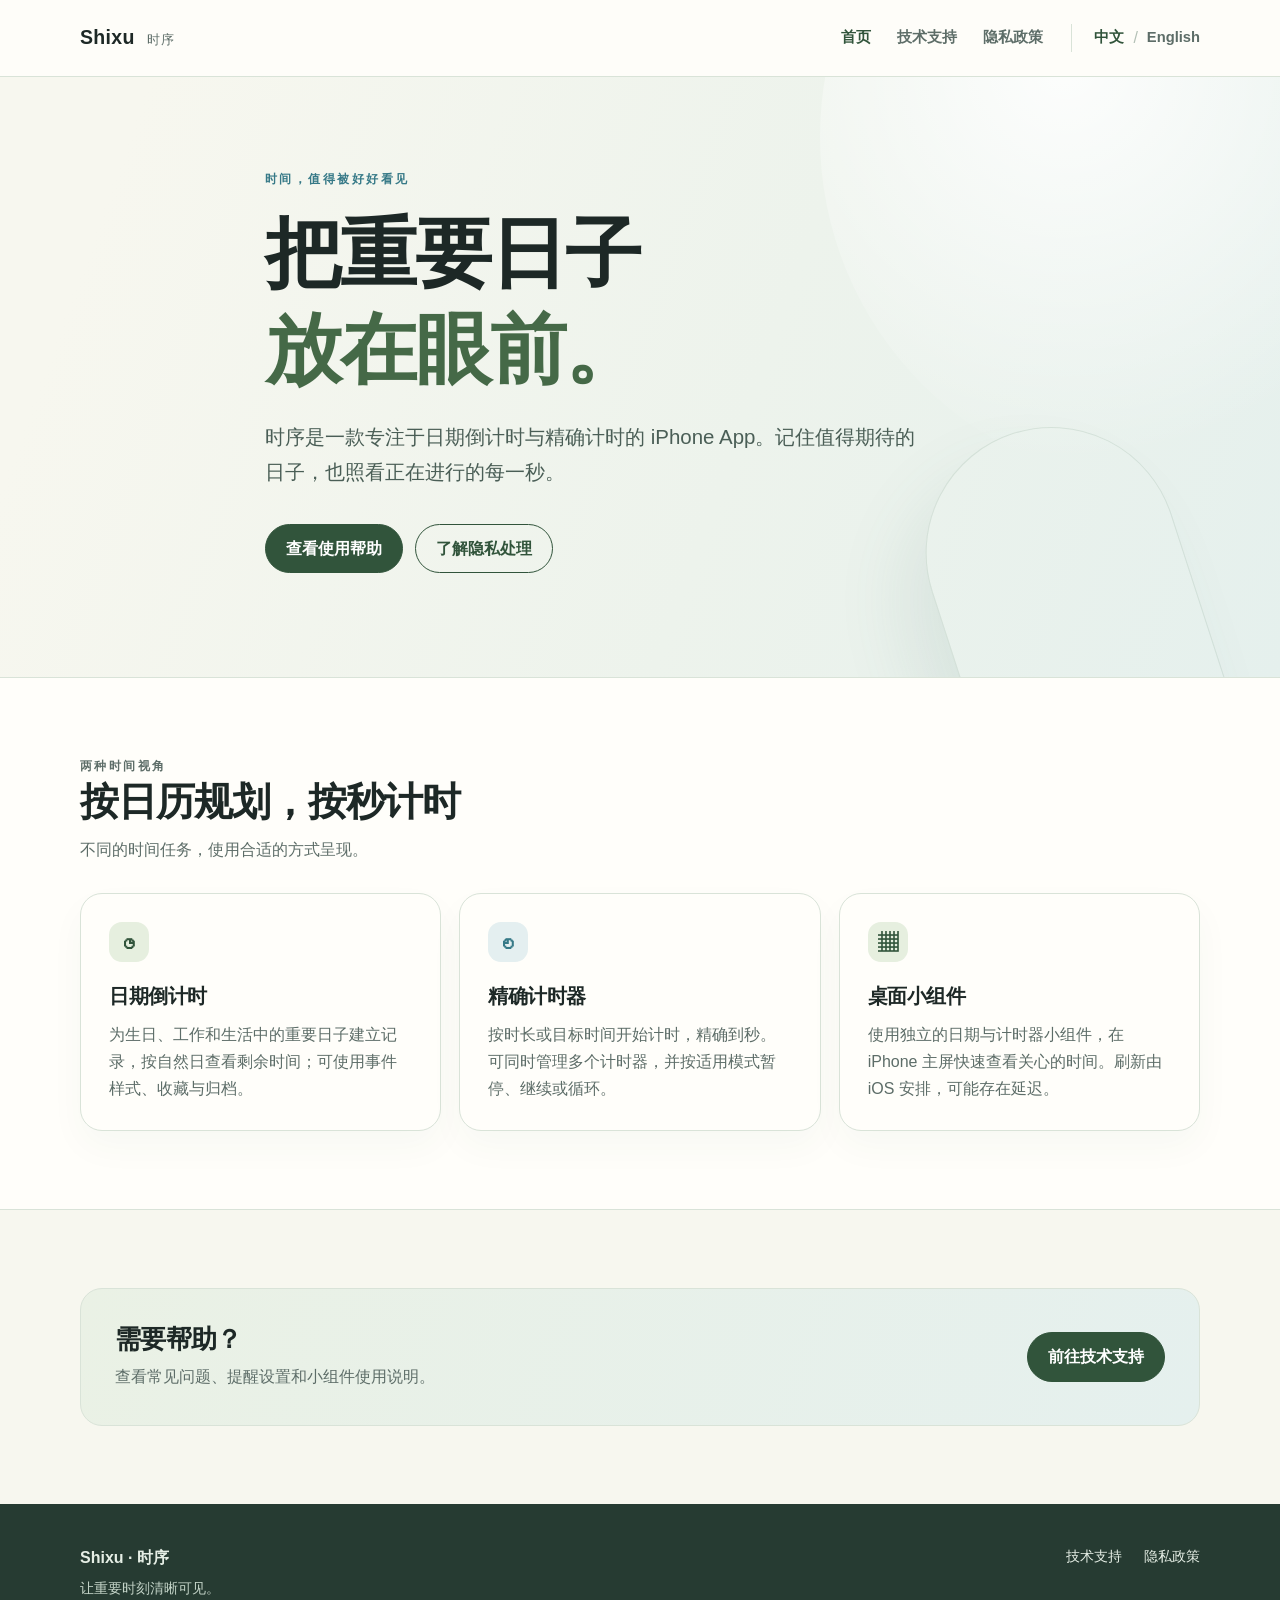
<file: index.html>
<!doctype html>
<html lang="zh-CN">
<head>
  <meta charset="utf-8">
  <meta name="viewport" content="width=device-width, initial-scale=1">
  <meta name="description" content="时序是一款 iPhone 日期倒计时与精确计时器 App，提供日期和计时器小组件。">
  
  <meta name="theme-color" content="#f7f7ef">
  <title>时序 Shixu｜日期倒计时与精确计时</title>
  <link rel="icon" href="data:,">
  <link rel="stylesheet" href="assets/css/site.css">
</head>
<body>
<a class="skip" href="#main">跳转到正文</a>
<header class="topbar"><div class="shell"><a class="brand" href="./">Shixu <span>时序</span></a><nav class="nav" aria-label="主导航"><a href="./" aria-current="page">首页</a><a href="support/">技术支持</a><a href="privacy/">隐私政策</a></nav><nav class="lang" aria-label="语言切换"><a href="./" aria-current="page">中文</a><span class="divider">/</span><a href="en/" lang="en-US">English</a></nav></div></header>
<main id="main"><section class="hero"><div class="shell hero-inner"><p class="eyebrow">时间，值得被好好看见</p><h1>把重要日子<br><span>放在眼前。</span></h1><p class="lede">时序是一款专注于日期倒计时与精确计时的 iPhone App。记住值得期待的日子，也照看正在进行的每一秒。</p><div class="actions"><a class="button" href="support/">查看使用帮助</a><a class="button secondary" href="privacy/">了解隐私处理</a></div></div></section><section class="section alt"><div class="shell"><div class="section-head"><p class="eyebrow">两种时间视角</p><h2>按日历规划，按秒计时</h2><p>不同的时间任务，使用合适的方式呈现。</p></div><div class="grid"><div class="card"><div class="icon" aria-hidden="true">◷</div><h3>日期倒计时</h3><p>为生日、工作和生活中的重要日子建立记录，按自然日查看剩余时间；可使用事件样式、收藏与归档。</p></div><div class="card"><div class="icon sea" aria-hidden="true">◴</div><h3>精确计时器</h3><p>按时长或目标时间开始计时，精确到秒。可同时管理多个计时器，并按适用模式暂停、继续或循环。</p></div><div class="card"><div class="icon" aria-hidden="true">▦</div><h3>桌面小组件</h3><p>使用独立的日期与计时器小组件，在 iPhone 主屏快速查看关心的时间。刷新由 iOS 安排，可能存在延迟。</p></div></div></div></section><section class="section"><div class="shell"><div class="cta"><div><h2>需要帮助？</h2><p>查看常见问题、提醒设置和小组件使用说明。</p></div><a class="button" href="support/">前往技术支持</a></div></div></section></main>
<footer class="footer"><div class="shell"><div><strong>Shixu · 时序</strong><p>让重要时刻清晰可见。</p></div><nav class="footer-links" aria-label="页脚导航"><a href="support/">技术支持</a><a href="privacy/">隐私政策</a></nav></div></footer>
</body>
</html>
</file>
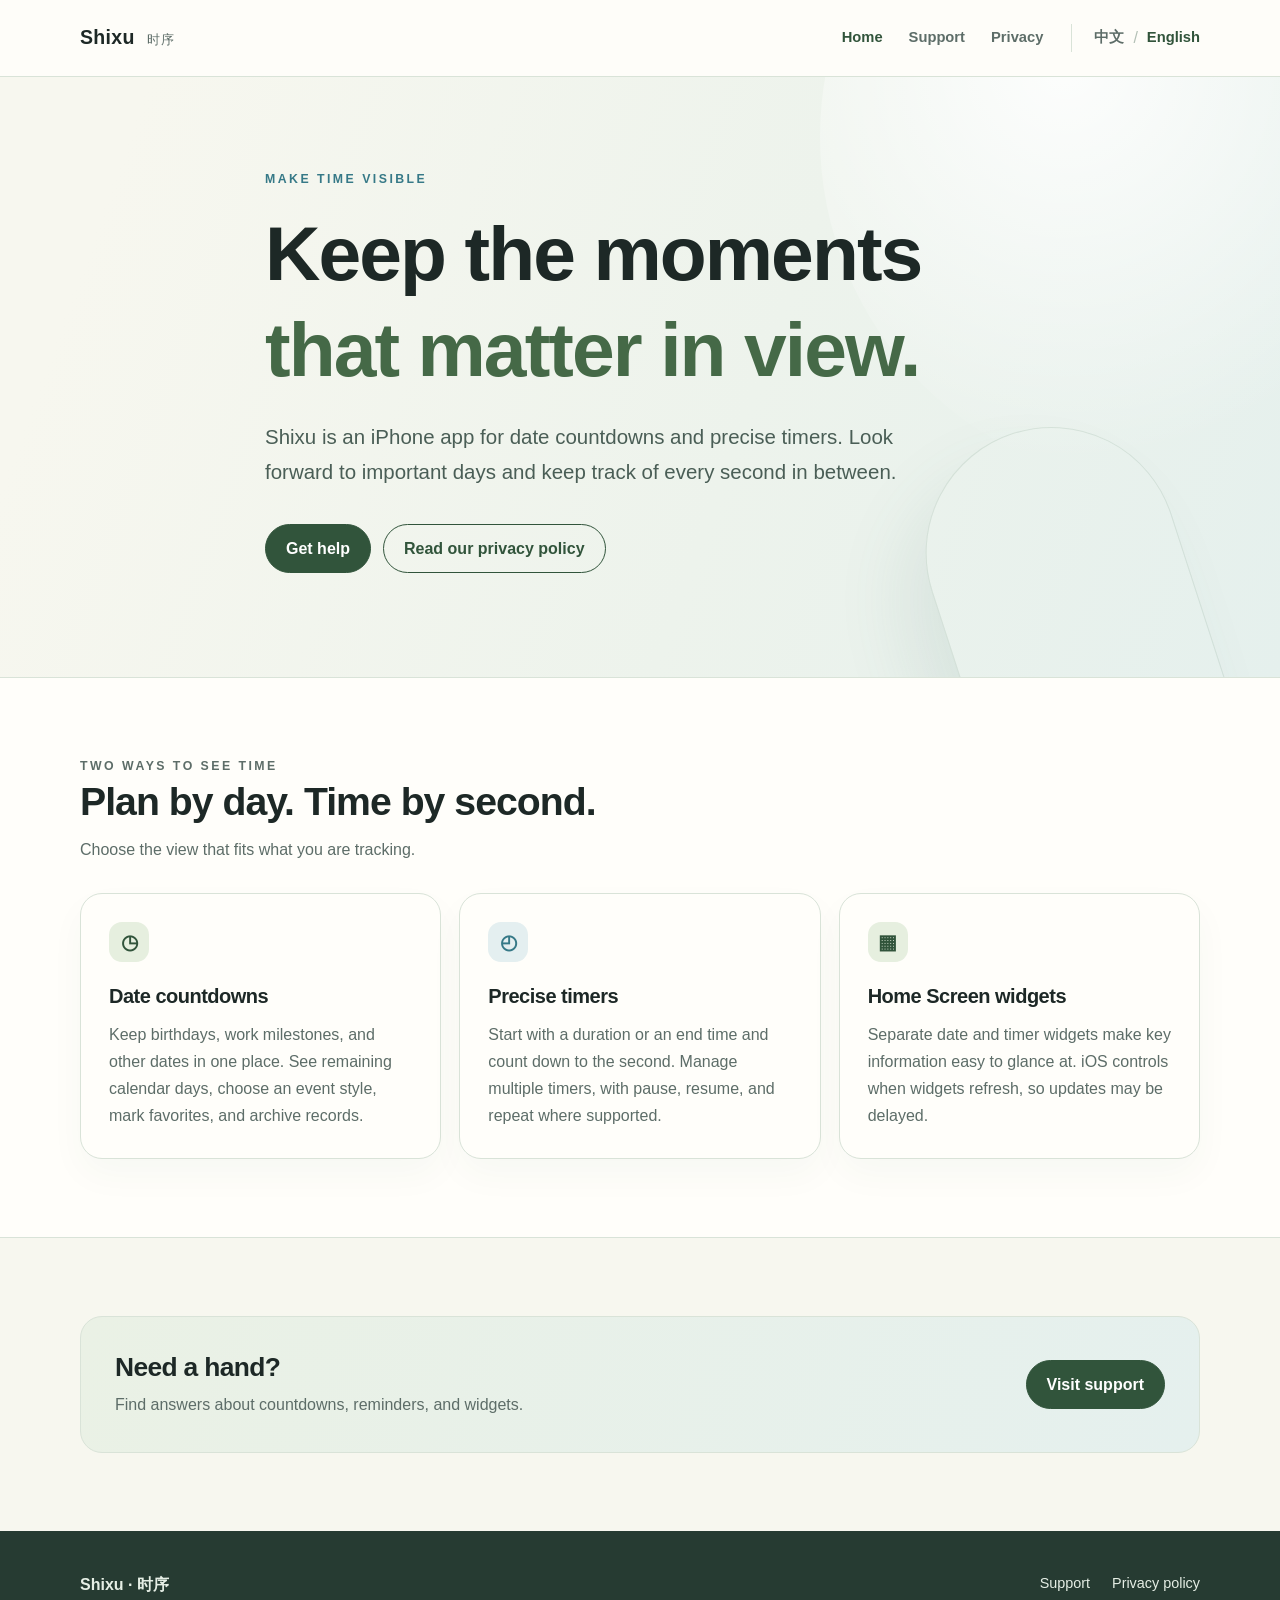
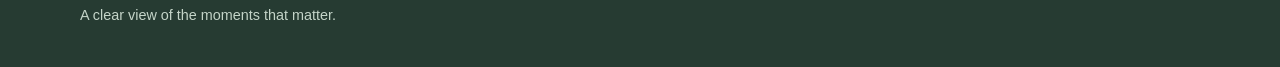
<file: en/index.html>
<!doctype html>
<html lang="en-US">
<head>
  <meta charset="utf-8">
  <meta name="viewport" content="width=device-width, initial-scale=1">
  <meta name="description" content="Shixu is an iPhone app for date countdowns, precise timers, and Home Screen widgets.">
  
  <meta name="theme-color" content="#f7f7ef">
  <title>Shixu | Date Countdowns & Precise Timers</title>
  <link rel="icon" href="data:,">
  <link rel="stylesheet" href="../assets/css/site.css">
</head>
<body>
<a class="skip" href="#main">Skip to content</a>
<header class="topbar"><div class="shell"><a class="brand" href="../en/">Shixu <span>时序</span></a><nav class="nav" aria-label="Main navigation"><a href="../en/" aria-current="page">Home</a><a href="../en/support/">Support</a><a href="../en/privacy/">Privacy</a></nav><nav class="lang" aria-label="Language"><a href="../" lang="zh-CN">中文</a><span class="divider">/</span><a href="../en/" aria-current="page">English</a></nav></div></header>
<main id="main"><section class="hero"><div class="shell hero-inner"><p class="eyebrow">Make time visible</p><h1>Keep the moments<br><span>that matter in view.</span></h1><p class="lede">Shixu is an iPhone app for date countdowns and precise timers. Look forward to important days and keep track of every second in between.</p><div class="actions"><a class="button" href="support/">Get help</a><a class="button secondary" href="privacy/">Read our privacy policy</a></div></div></section><section class="section alt"><div class="shell"><div class="section-head"><p class="eyebrow">Two ways to see time</p><h2>Plan by day. Time by second.</h2><p>Choose the view that fits what you are tracking.</p></div><div class="grid"><div class="card"><div class="icon" aria-hidden="true">◷</div><h3>Date countdowns</h3><p>Keep birthdays, work milestones, and other dates in one place. See remaining calendar days, choose an event style, mark favorites, and archive records.</p></div><div class="card"><div class="icon sea" aria-hidden="true">◴</div><h3>Precise timers</h3><p>Start with a duration or an end time and count down to the second. Manage multiple timers, with pause, resume, and repeat where supported.</p></div><div class="card"><div class="icon" aria-hidden="true">▦</div><h3>Home Screen widgets</h3><p>Separate date and timer widgets make key information easy to glance at. iOS controls when widgets refresh, so updates may be delayed.</p></div></div></div></section><section class="section"><div class="shell"><div class="cta"><div><h2>Need a hand?</h2><p>Find answers about countdowns, reminders, and widgets.</p></div><a class="button" href="support/">Visit support</a></div></div></section></main>
<footer class="footer"><div class="shell"><div><strong>Shixu · 时序</strong><p>A clear view of the moments that matter.</p></div><nav class="footer-links" aria-label="Footer navigation"><a href="../en/support/">Support</a><a href="../en/privacy/">Privacy policy</a></nav></div></footer>
</body>
</html>
</file>
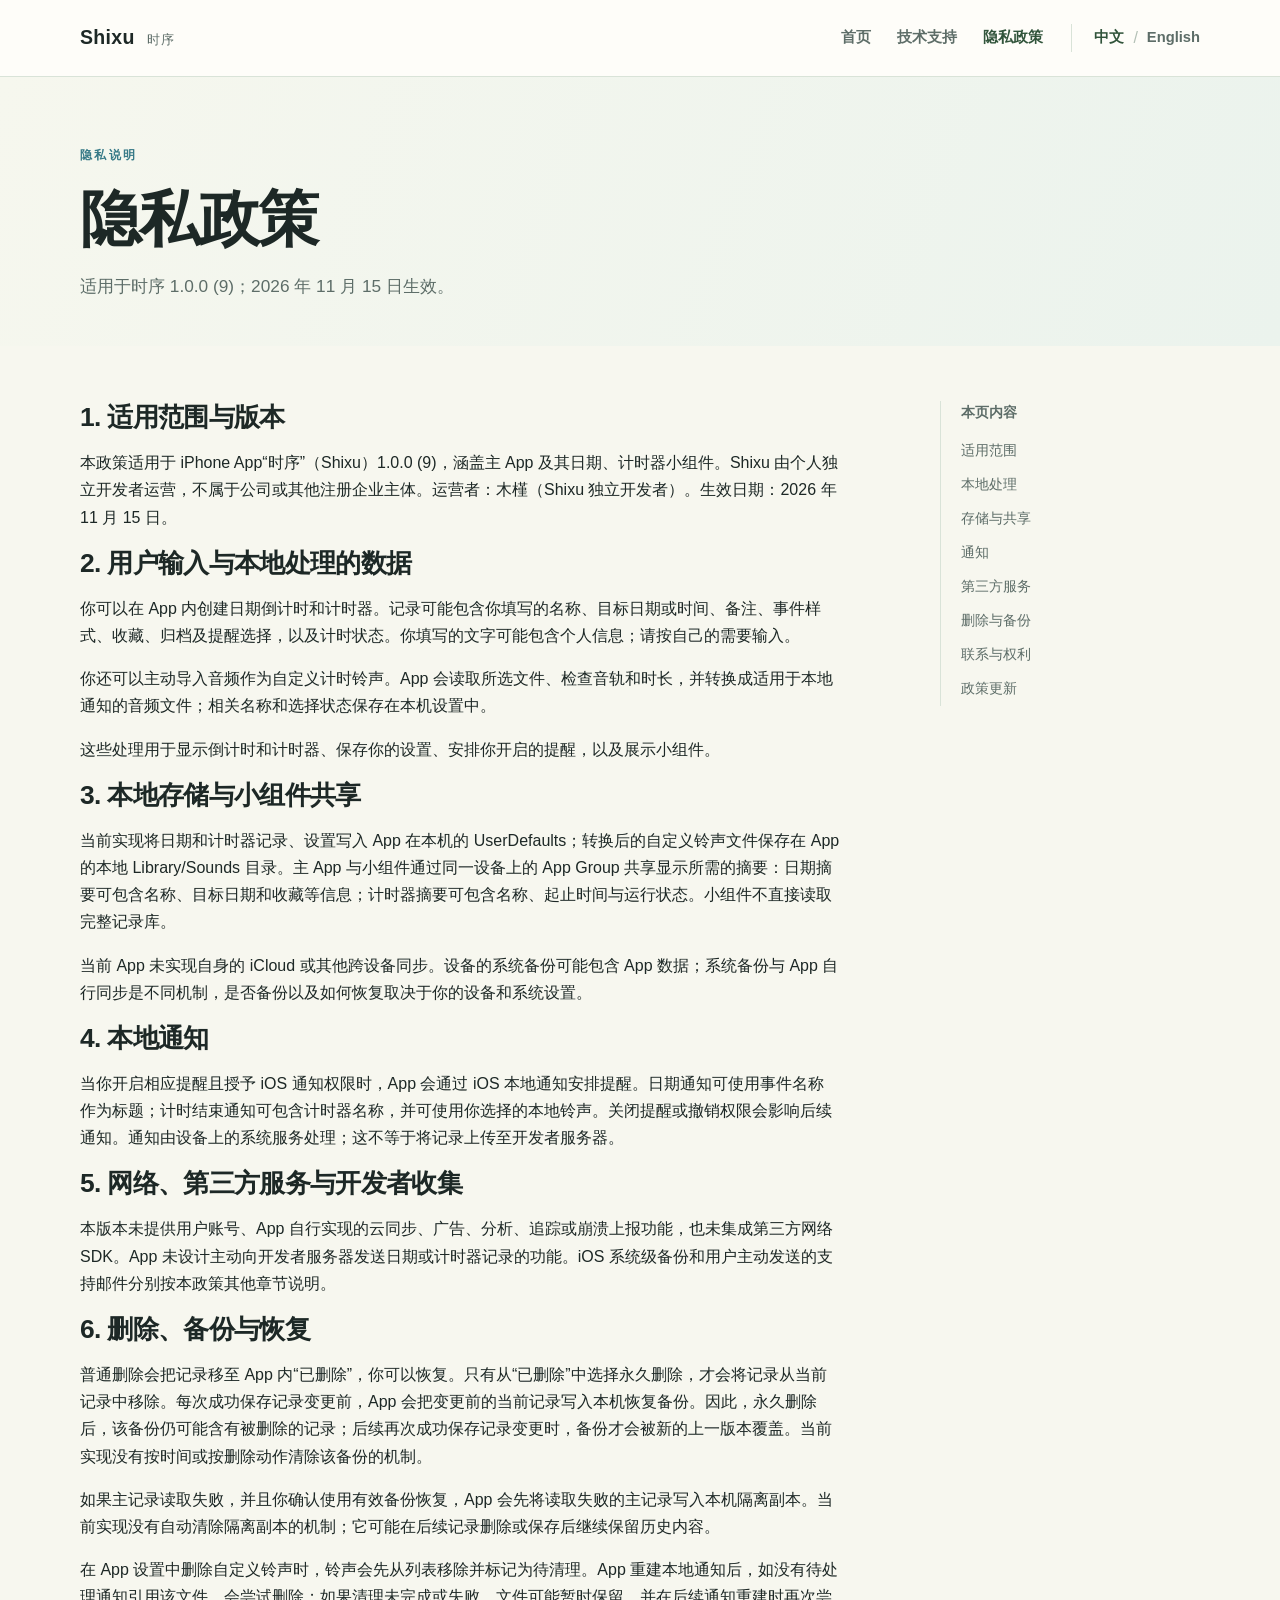
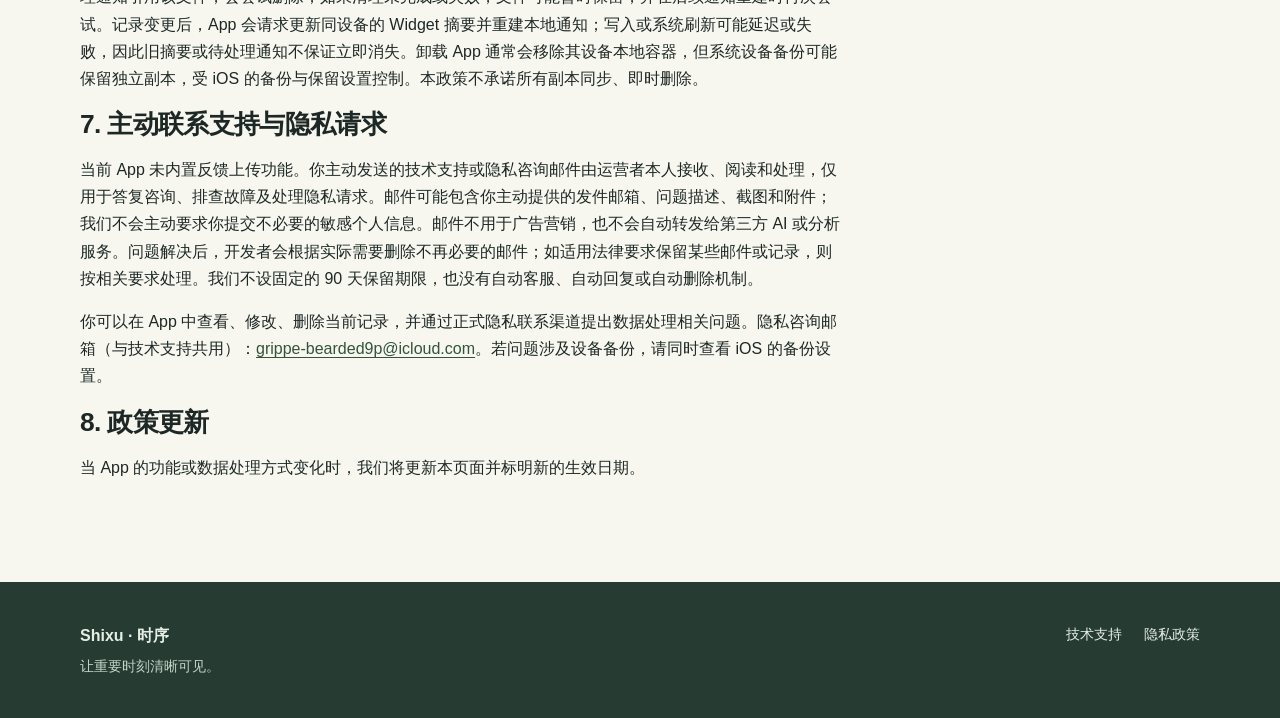
<file: privacy/index.html>
<!doctype html>
<html lang="zh-CN">
<head>
  <meta charset="utf-8">
  <meta name="viewport" content="width=device-width, initial-scale=1">
  <meta name="description" content="时序隐私政策，说明数据存储、小组件共享、本地通知和删除行为。">
  
  <meta name="theme-color" content="#f7f7ef">
  <title>隐私政策｜时序 Shixu</title>
  <link rel="icon" href="data:,">
  <link rel="stylesheet" href="../assets/css/site.css">
</head>
<body>
<a class="skip" href="#main">跳转到正文</a>
<header class="topbar"><div class="shell"><a class="brand" href="../">Shixu <span>时序</span></a><nav class="nav" aria-label="主导航"><a href="../">首页</a><a href="../support/">技术支持</a><a href="../privacy/" aria-current="page">隐私政策</a></nav><nav class="lang" aria-label="语言切换"><a href="../privacy/" aria-current="page">中文</a><span class="divider">/</span><a href="../en/privacy/" lang="en-US">English</a></nav></div></header>
<main id="main"><header class="page-head"><div class="shell"><p class="eyebrow">隐私说明</p><h1>隐私政策</h1><p>适用于时序 1.0.0 (9)；2026 年 11 月 15 日生效。</p></div></header><div class="shell content-layout"><article class="prose"><section id="scope"><h2>1. 适用范围与版本</h2><p>本政策适用于 iPhone App“时序”（Shixu）1.0.0 (9)，涵盖主 App 及其日期、计时器小组件。Shixu 由个人独立开发者运营，不属于公司或其他注册企业主体。运营者：<span data-operator-name>木槿（Shixu 独立开发者）</span>。生效日期：2026 年 11 月 15 日。</p></section>
<section id="data"><h2>2. 用户输入与本地处理的数据</h2><p>你可以在 App 内创建日期倒计时和计时器。记录可能包含你填写的名称、目标日期或时间、备注、事件样式、收藏、归档及提醒选择，以及计时状态。你填写的文字可能包含个人信息；请按自己的需要输入。</p><p>你还可以主动导入音频作为自定义计时铃声。App 会读取所选文件、检查音轨和时长，并转换成适用于本地通知的音频文件；相关名称和选择状态保存在本机设置中。</p><p>这些处理用于显示倒计时和计时器、保存你的设置、安排你开启的提醒，以及展示小组件。</p></section>
<section id="storage"><h2>3. 本地存储与小组件共享</h2><p>当前实现将日期和计时器记录、设置写入 App 在本机的 UserDefaults；转换后的自定义铃声文件保存在 App 的本地 Library/Sounds 目录。主 App 与小组件通过同一设备上的 App Group 共享显示所需的摘要：日期摘要可包含名称、目标日期和收藏等信息；计时器摘要可包含名称、起止时间与运行状态。小组件不直接读取完整记录库。</p><p>当前 App 未实现自身的 iCloud 或其他跨设备同步。设备的系统备份可能包含 App 数据；系统备份与 App 自行同步是不同机制，是否备份以及如何恢复取决于你的设备和系统设置。</p></section>
<section id="notifications"><h2>4. 本地通知</h2><p>当你开启相应提醒且授予 iOS 通知权限时，App 会通过 iOS 本地通知安排提醒。日期通知可使用事件名称作为标题；计时结束通知可包含计时器名称，并可使用你选择的本地铃声。关闭提醒或撤销权限会影响后续通知。通知由设备上的系统服务处理；这不等于将记录上传至开发者服务器。</p></section>
<section id="services"><h2>5. 网络、第三方服务与开发者收集</h2><p>本版本未提供用户账号、App 自行实现的云同步、广告、分析、追踪或崩溃上报功能，也未集成第三方网络 SDK。App 未设计主动向开发者服务器发送日期或计时器记录的功能。iOS 系统级备份和用户主动发送的支持邮件分别按本政策其他章节说明。</p></section>
<section id="deletion"><h2>6. 删除、备份与恢复</h2><p>普通删除会把记录移至 App 内“已删除”，你可以恢复。只有从“已删除”中选择永久删除，才会将记录从当前记录中移除。每次成功保存记录变更前，App 会把变更前的当前记录写入本机恢复备份。因此，永久删除后，该备份仍可能含有被删除的记录；后续再次成功保存记录变更时，备份才会被新的上一版本覆盖。当前实现没有按时间或按删除动作清除该备份的机制。</p><p>如果主记录读取失败，并且你确认使用有效备份恢复，App 会先将读取失败的主记录写入本机隔离副本。当前实现没有自动清除隔离副本的机制；它可能在后续记录删除或保存后继续保留历史内容。</p><p>在 App 设置中删除自定义铃声时，铃声会先从列表移除并标记为待清理。App 重建本地通知后，如没有待处理通知引用该文件，会尝试删除；如果清理未完成或失败，文件可能暂时保留，并在后续通知重建时再次尝试。记录变更后，App 会请求更新同设备的 Widget 摘要并重建本地通知；写入或系统刷新可能延迟或失败，因此旧摘要或待处理通知不保证立即消失。卸载 App 通常会移除其设备本地容器，但系统设备备份可能保留独立副本，受 iOS 的备份与保留设置控制。本政策不承诺所有副本同步、即时删除。</p></section>
<section id="contact"><h2>7. 主动联系支持与隐私请求</h2><p>当前 App 未内置反馈上传功能。你主动发送的技术支持或隐私咨询邮件由运营者本人接收、阅读和处理，仅用于答复咨询、排查故障及处理隐私请求。邮件可能包含你主动提供的发件邮箱、问题描述、截图和附件；我们不会主动要求你提交不必要的敏感个人信息。邮件不用于广告营销，也不会自动转发给第三方 AI 或分析服务。问题解决后，开发者会根据实际需要删除不再必要的邮件；如适用法律要求保留某些邮件或记录，则按相关要求处理。我们不设固定的 90 天保留期限，也没有自动客服、自动回复或自动删除机制。</p><p>你可以在 App 中查看、修改、删除当前记录，并通过正式隐私联系渠道提出数据处理相关问题。隐私咨询邮箱（与技术支持共用）：<a href="mailto:grippe-bearded9p@icloud.com">grippe-bearded9p@icloud.com</a>。若问题涉及设备备份，请同时查看 iOS 的备份设置。</p></section>
<section id="updates"><h2>8. 政策更新</h2><p>当 App 的功能或数据处理方式变化时，我们将更新本页面并标明新的生效日期。</p></section></article><nav class="toc" aria-label="本页内容"><strong>本页内容</strong><a href="#scope">适用范围</a><a href="#data">本地处理</a><a href="#storage">存储与共享</a><a href="#notifications">通知</a><a href="#services">第三方服务</a><a href="#deletion">删除与备份</a><a href="#contact">联系与权利</a><a href="#updates">政策更新</a></nav></div></main>
<footer class="footer"><div class="shell"><div><strong>Shixu · 时序</strong><p>让重要时刻清晰可见。</p></div><nav class="footer-links" aria-label="页脚导航"><a href="../support/">技术支持</a><a href="../privacy/">隐私政策</a></nav></div></footer>
</body>
</html>
</file>
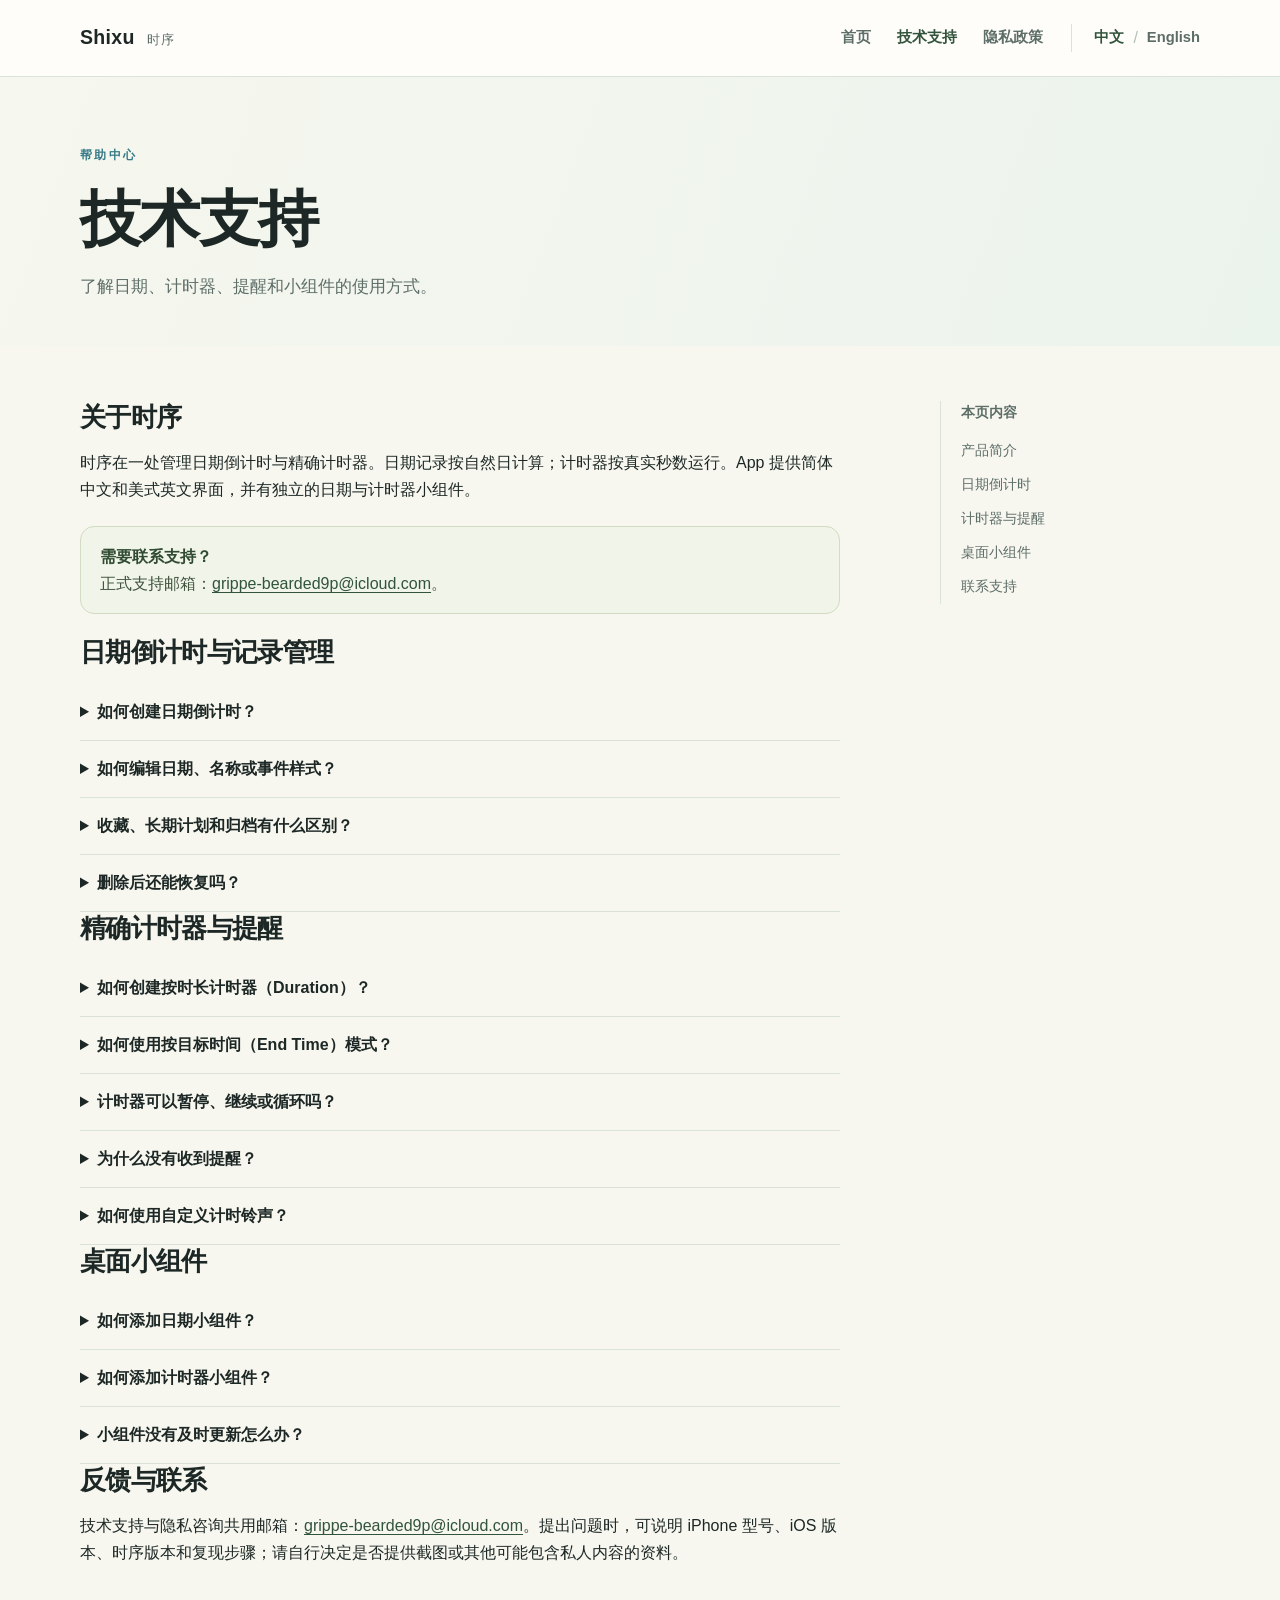
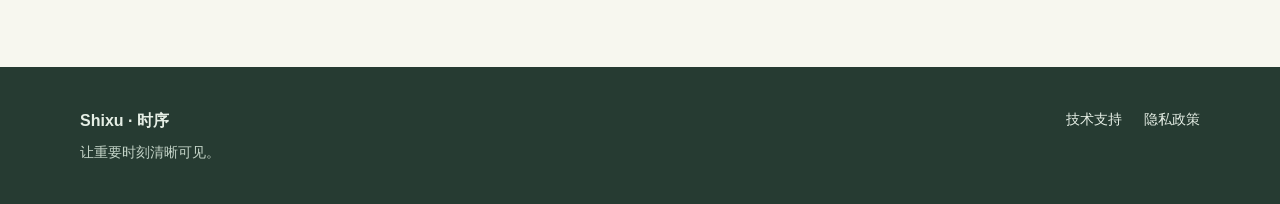
<file: support/index.html>
<!doctype html>
<html lang="zh-CN">
<head>
  <meta charset="utf-8">
  <meta name="viewport" content="width=device-width, initial-scale=1">
  <meta name="description" content="时序技术支持：日期倒计时、精确计时器、提醒和桌面小组件常见问题。">
  
  <meta name="theme-color" content="#f7f7ef">
  <title>技术支持｜时序 Shixu</title>
  <link rel="icon" href="data:,">
  <link rel="stylesheet" href="../assets/css/site.css">
</head>
<body>
<a class="skip" href="#main">跳转到正文</a>
<header class="topbar"><div class="shell"><a class="brand" href="../">Shixu <span>时序</span></a><nav class="nav" aria-label="主导航"><a href="../">首页</a><a href="../support/" aria-current="page">技术支持</a><a href="../privacy/">隐私政策</a></nav><nav class="lang" aria-label="语言切换"><a href="../support/" aria-current="page">中文</a><span class="divider">/</span><a href="../en/support/" lang="en-US">English</a></nav></div></header>
<main id="main"><header class="page-head"><div class="shell"><p class="eyebrow">帮助中心</p><h1>技术支持</h1><p>了解日期、计时器、提醒和小组件的使用方式。</p></div></header><div class="shell content-layout"><article class="prose"><section id="overview"><h2>关于时序</h2><p>时序在一处管理日期倒计时与精确计时器。日期记录按自然日计算；计时器按真实秒数运行。App 提供简体中文和美式英文界面，并有独立的日期与计时器小组件。</p><div class="notice"><strong>需要联系支持？</strong><br>正式支持邮箱：<a href="mailto:grippe-bearded9p@icloud.com">grippe-bearded9p@icloud.com</a>。</div></section><section id="dates"><h2>日期倒计时与记录管理</h2><details><summary>如何创建日期倒计时？</summary><p>在首页选择新增日期记录，输入名称和目标日期，再按需填写备注、选择事件样式与提醒。保存后，剩余天数按日历自然日计算；“明天”显示 1 天，即使距离目标时刻不足 24 小时。</p></details><details><summary>如何编辑日期、名称或事件样式？</summary><p>打开已有日期记录，进入编辑后修改名称、目标日期、备注或事件样式，再保存。事件样式用于区分生日、健康、工作等主题的图标与颜色，不改变倒计时的计算规则。</p></details><details><summary>收藏、长期计划和归档有什么区别？</summary><p>收藏便于筛选与优先显示在日期小组件中。较远的日期可能按设置进入“长期计划”；到期日期可按设置留在首页或进入“已到期”。手动归档的日期可在归档中查看和恢复。</p></details><details><summary>删除后还能恢复吗？</summary><p>普通删除会把日期记录或计时器移到“已删除”，可从那里恢复。只有在“已删除”中选择永久删除，才会将其从当前记录移除。有关本地恢复备份的保留边界，请参阅隐私政策。</p></details></section><section id="timers"><h2>精确计时器与提醒</h2><details><summary>如何创建按时长计时器（Duration）？</summary><p>进入“计时器”，新增计时器并选择“按时长”，设置所需时长后开始。计时按真实秒数运行；离开 App 不会使计时停止。支持同时保存和管理多个计时器。</p></details><details><summary>如何使用按目标时间（End Time）模式？</summary><p>新增计时器时选择“按目标时间”，设定未来的结束时间后开始。成功开始后，记录会保留创建时的模式；若要改用另一种模式，请新建计时器。</p></details><details><summary>计时器可以暂停、继续或循环吗？</summary><p>按时长计时和循环目标时间计时可暂停与继续；继续时结束时刻会随冻结的剩余时长后移。非循环的目标时间计时保持固定目标，不提供暂停或继续，可选择停止或编辑。循环计时需在创建或编辑时启用适用的循环选项。</p></details><details><summary>为什么没有收到提醒？</summary><p>检查“设置”的总提醒开关、记录自己的提醒开关，以及 iOS 对“时序”的通知权限。日期提醒安排在目标日当地时间 09:00，超过该时间开启不会补发；计时器须处于适用的运行状态，且结束时刻仍在未来。通知的实际呈现还受 iOS 设置影响。</p></details><details><summary>如何使用自定义计时铃声？</summary><p>在“设置”中导入音频文件并选用作计时结束通知铃声。支持 MP3、AAC/M4A、WAV 和 CAF，单段须少于 30 秒且包含有效音轨，最多保存 5 个。自定义铃声只用于计时器结束通知，不改变日期提醒声音。</p></details></section><section id="widgets"><h2>桌面小组件</h2><details><summary>如何添加日期小组件？</summary><p>在 iPhone 主屏打开系统“小组件图库”，查找“时序”，选择小号日期小组件。它最多显示 3 条仍在进行中的日期倒计时；收藏项目优先进入候选，点按可打开 App 首页。</p></details><details><summary>如何添加计时器小组件？</summary><p>在同一“小组件图库”中选择小号计时器小组件。它一次显示 1 个计时器；点按可打开对应计时器详情。小组件只读，不能直接暂停、继续或停止计时器。</p></details><details><summary>小组件没有及时更新怎么办？</summary><p>先打开时序查看记录当前状态，确认记录仍符合显示条件，再返回主屏。App 会请求刷新小组件，但最终更新时间由 iOS 安排；跨日、计时状态变化和循环跨轮可能出现延迟。若仍未显示，可尝试移除后重新添加小组件。</p></details></section><section id="contact"><h2>反馈与联系</h2><p>技术支持与隐私咨询共用邮箱：<a href="mailto:grippe-bearded9p@icloud.com">grippe-bearded9p@icloud.com</a>。提出问题时，可说明 iPhone 型号、iOS 版本、时序版本和复现步骤；请自行决定是否提供截图或其他可能包含私人内容的资料。</p></section></article><nav class="toc" aria-label="本页内容"><strong>本页内容</strong><a href="#overview">产品简介</a><a href="#dates">日期倒计时</a><a href="#timers">计时器与提醒</a><a href="#widgets">桌面小组件</a><a href="#contact">联系支持</a></nav></div></main>
<footer class="footer"><div class="shell"><div><strong>Shixu · 时序</strong><p>让重要时刻清晰可见。</p></div><nav class="footer-links" aria-label="页脚导航"><a href="../support/">技术支持</a><a href="../privacy/">隐私政策</a></nav></div></footer>
</body>
</html>
</file>
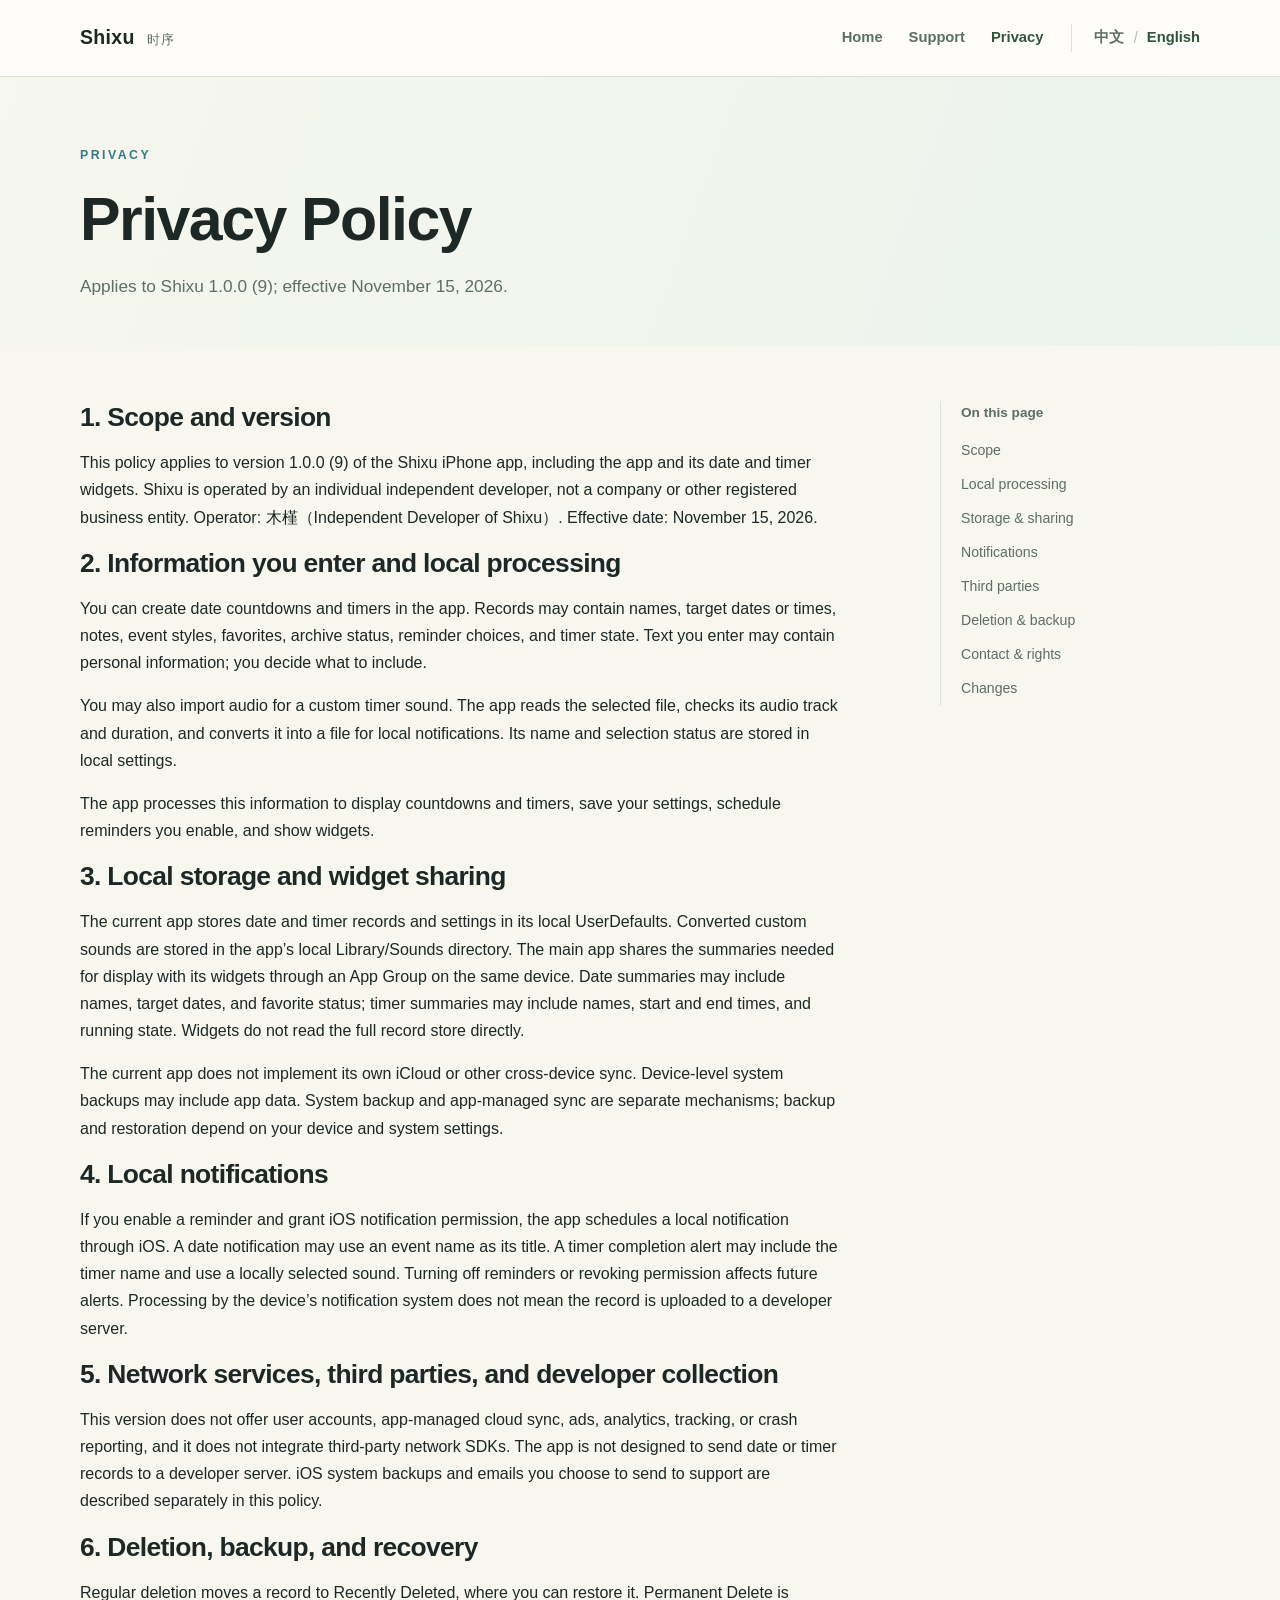
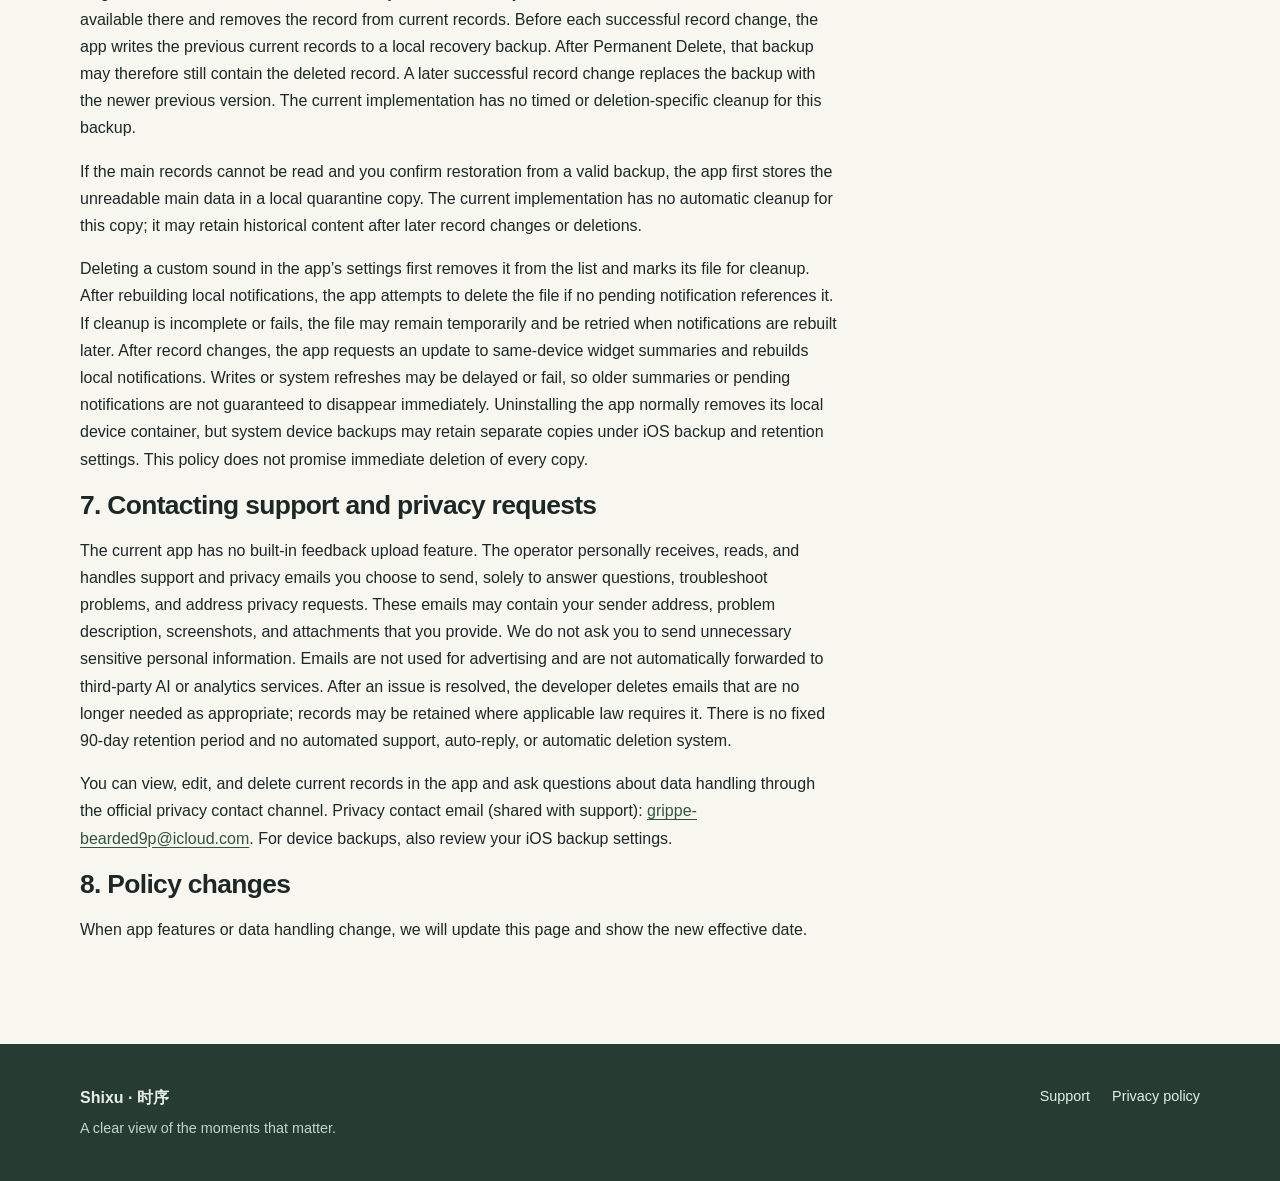
<file: en/privacy/index.html>
<!doctype html>
<html lang="en-US">
<head>
  <meta charset="utf-8">
  <meta name="viewport" content="width=device-width, initial-scale=1">
  <meta name="description" content="Shixu privacy policy covering data storage, widgets, notifications, and deletion.">
  
  <meta name="theme-color" content="#f7f7ef">
  <title>Privacy Policy | Shixu</title>
  <link rel="icon" href="data:,">
  <link rel="stylesheet" href="../../assets/css/site.css">
</head>
<body>
<a class="skip" href="#main">Skip to content</a>
<header class="topbar"><div class="shell"><a class="brand" href="../../en/">Shixu <span>时序</span></a><nav class="nav" aria-label="Main navigation"><a href="../../en/">Home</a><a href="../../en/support/">Support</a><a href="../../en/privacy/" aria-current="page">Privacy</a></nav><nav class="lang" aria-label="Language"><a href="../../privacy/" lang="zh-CN">中文</a><span class="divider">/</span><a href="../../en/privacy/" aria-current="page">English</a></nav></div></header>
<main id="main"><header class="page-head"><div class="shell"><p class="eyebrow">Privacy</p><h1>Privacy Policy</h1><p>Applies to Shixu 1.0.0 (9); effective November 15, 2026.</p></div></header><div class="shell content-layout"><article class="prose"><section id="scope"><h2>1. Scope and version</h2><p>This policy applies to version 1.0.0 (9) of the Shixu iPhone app, including the app and its date and timer widgets. Shixu is operated by an individual independent developer, not a company or other registered business entity. Operator: <span data-operator-name>木槿（Independent Developer of Shixu）</span>. Effective date: November 15, 2026.</p></section>
<section id="data"><h2>2. Information you enter and local processing</h2><p>You can create date countdowns and timers in the app. Records may contain names, target dates or times, notes, event styles, favorites, archive status, reminder choices, and timer state. Text you enter may contain personal information; you decide what to include.</p><p>You may also import audio for a custom timer sound. The app reads the selected file, checks its audio track and duration, and converts it into a file for local notifications. Its name and selection status are stored in local settings.</p><p>The app processes this information to display countdowns and timers, save your settings, schedule reminders you enable, and show widgets.</p></section>
<section id="storage"><h2>3. Local storage and widget sharing</h2><p>The current app stores date and timer records and settings in its local UserDefaults. Converted custom sounds are stored in the app’s local Library/Sounds directory. The main app shares the summaries needed for display with its widgets through an App Group on the same device. Date summaries may include names, target dates, and favorite status; timer summaries may include names, start and end times, and running state. Widgets do not read the full record store directly.</p><p>The current app does not implement its own iCloud or other cross-device sync. Device-level system backups may include app data. System backup and app-managed sync are separate mechanisms; backup and restoration depend on your device and system settings.</p></section>
<section id="notifications"><h2>4. Local notifications</h2><p>If you enable a reminder and grant iOS notification permission, the app schedules a local notification through iOS. A date notification may use an event name as its title. A timer completion alert may include the timer name and use a locally selected sound. Turning off reminders or revoking permission affects future alerts. Processing by the device’s notification system does not mean the record is uploaded to a developer server.</p></section>
<section id="services"><h2>5. Network services, third parties, and developer collection</h2><p>This version does not offer user accounts, app-managed cloud sync, ads, analytics, tracking, or crash reporting, and it does not integrate third-party network SDKs. The app is not designed to send date or timer records to a developer server. iOS system backups and emails you choose to send to support are described separately in this policy.</p></section>
<section id="deletion"><h2>6. Deletion, backup, and recovery</h2><p>Regular deletion moves a record to Recently Deleted, where you can restore it. Permanent Delete is available there and removes the record from current records. Before each successful record change, the app writes the previous current records to a local recovery backup. After Permanent Delete, that backup may therefore still contain the deleted record. A later successful record change replaces the backup with the newer previous version. The current implementation has no timed or deletion-specific cleanup for this backup.</p><p>If the main records cannot be read and you confirm restoration from a valid backup, the app first stores the unreadable main data in a local quarantine copy. The current implementation has no automatic cleanup for this copy; it may retain historical content after later record changes or deletions.</p><p>Deleting a custom sound in the app’s settings first removes it from the list and marks its file for cleanup. After rebuilding local notifications, the app attempts to delete the file if no pending notification references it. If cleanup is incomplete or fails, the file may remain temporarily and be retried when notifications are rebuilt later. After record changes, the app requests an update to same-device widget summaries and rebuilds local notifications. Writes or system refreshes may be delayed or fail, so older summaries or pending notifications are not guaranteed to disappear immediately. Uninstalling the app normally removes its local device container, but system device backups may retain separate copies under iOS backup and retention settings. This policy does not promise immediate deletion of every copy.</p></section>
<section id="contact"><h2>7. Contacting support and privacy requests</h2><p>The current app has no built-in feedback upload feature. The operator personally receives, reads, and handles support and privacy emails you choose to send, solely to answer questions, troubleshoot problems, and address privacy requests. These emails may contain your sender address, problem description, screenshots, and attachments that you provide. We do not ask you to send unnecessary sensitive personal information. Emails are not used for advertising and are not automatically forwarded to third-party AI or analytics services. After an issue is resolved, the developer deletes emails that are no longer needed as appropriate; records may be retained where applicable law requires it. There is no fixed 90-day retention period and no automated support, auto-reply, or automatic deletion system.</p><p>You can view, edit, and delete current records in the app and ask questions about data handling through the official privacy contact channel. Privacy contact email (shared with support): <a href="mailto:grippe-bearded9p@icloud.com">grippe-bearded9p@icloud.com</a>. For device backups, also review your iOS backup settings.</p></section>
<section id="updates"><h2>8. Policy changes</h2><p>When app features or data handling change, we will update this page and show the new effective date.</p></section></article><nav class="toc" aria-label="On this page"><strong>On this page</strong><a href="#scope">Scope</a><a href="#data">Local processing</a><a href="#storage">Storage & sharing</a><a href="#notifications">Notifications</a><a href="#services">Third parties</a><a href="#deletion">Deletion & backup</a><a href="#contact">Contact & rights</a><a href="#updates">Changes</a></nav></div></main>
<footer class="footer"><div class="shell"><div><strong>Shixu · 时序</strong><p>A clear view of the moments that matter.</p></div><nav class="footer-links" aria-label="Footer navigation"><a href="../../en/support/">Support</a><a href="../../en/privacy/">Privacy policy</a></nav></div></footer>
</body>
</html>
</file>
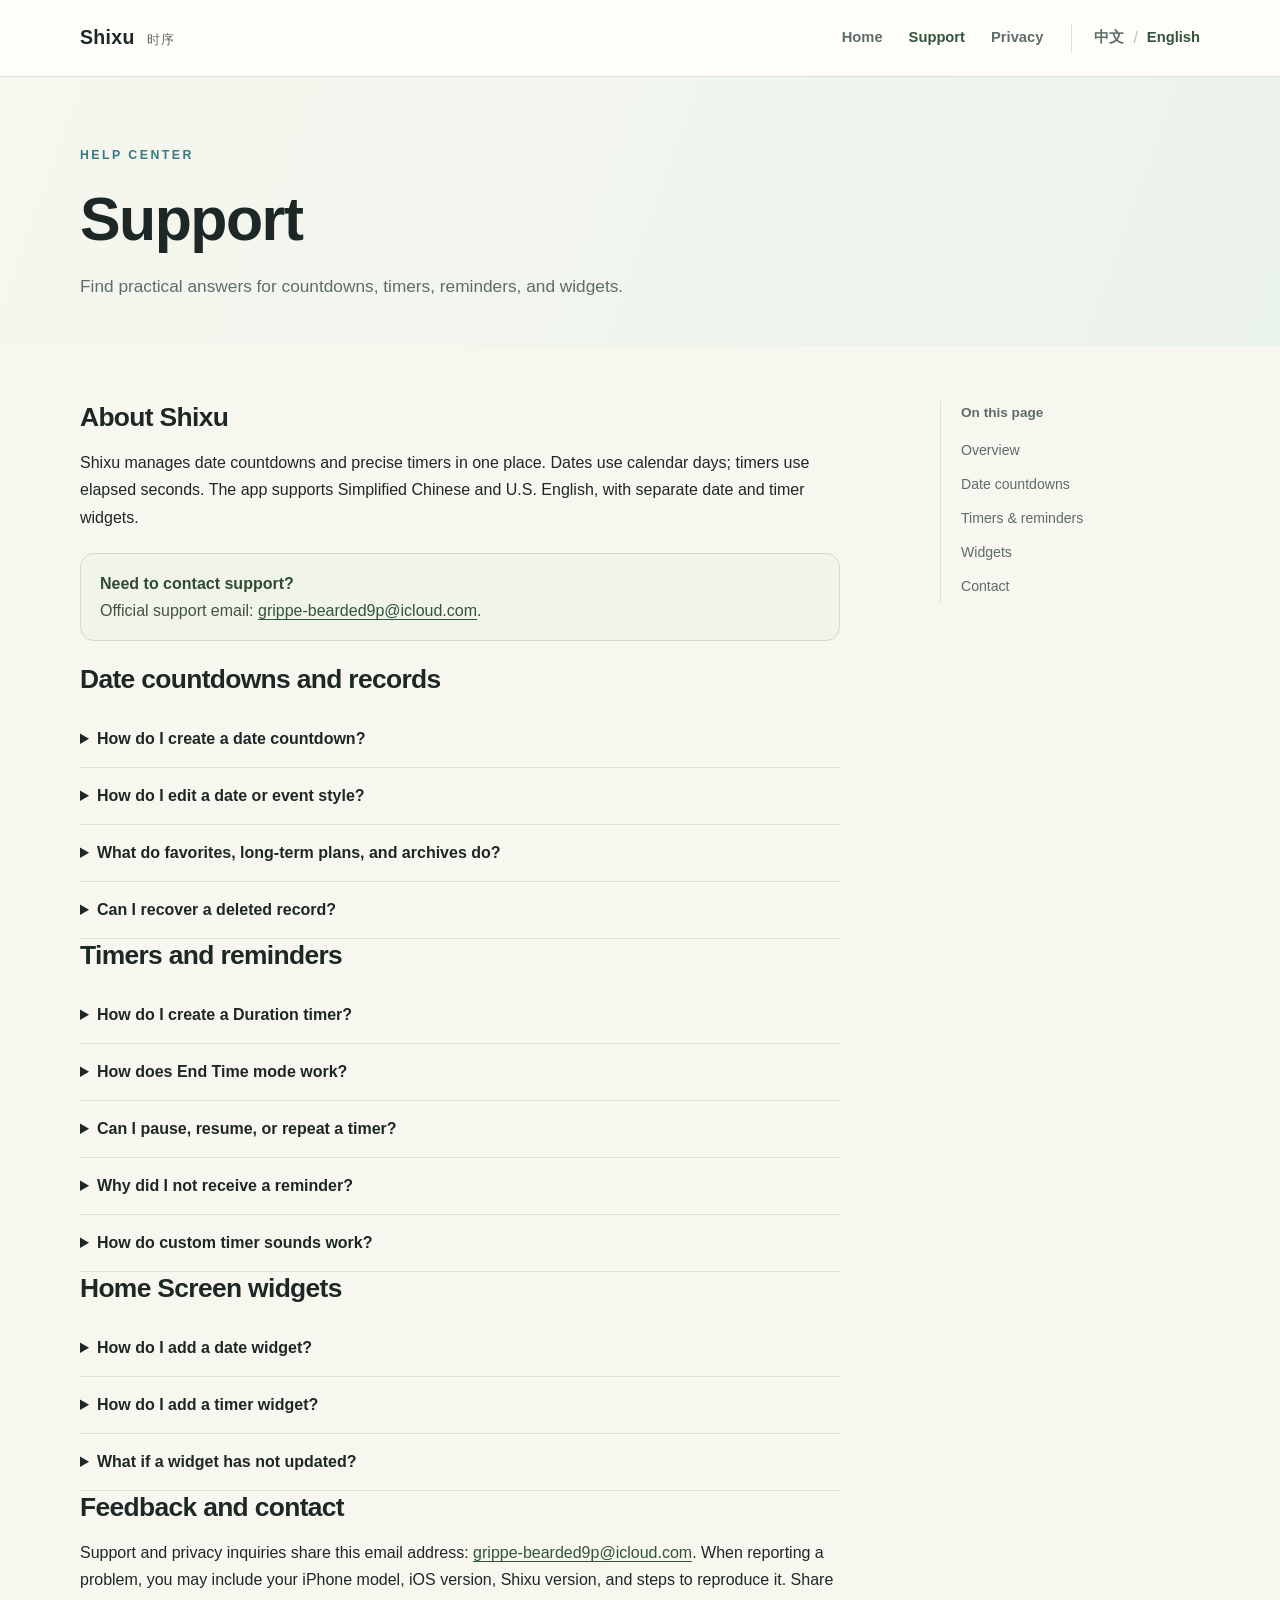
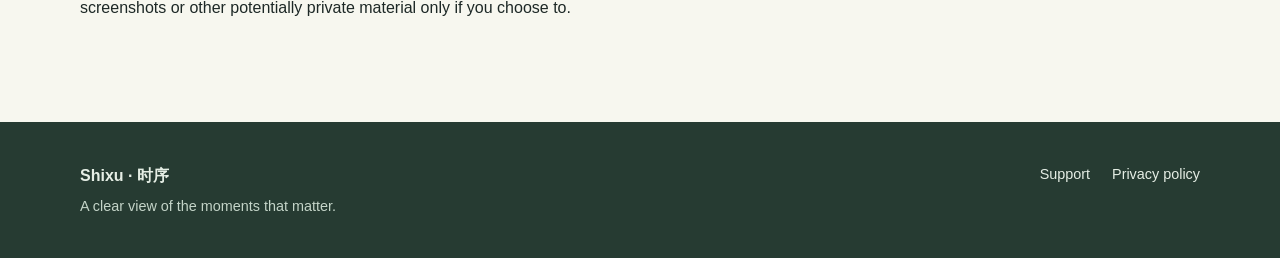
<file: en/support/index.html>
<!doctype html>
<html lang="en-US">
<head>
  <meta charset="utf-8">
  <meta name="viewport" content="width=device-width, initial-scale=1">
  <meta name="description" content="Shixu support: answers about date countdowns, precise timers, reminders, and widgets.">
  
  <meta name="theme-color" content="#f7f7ef">
  <title>Support | Shixu</title>
  <link rel="icon" href="data:,">
  <link rel="stylesheet" href="../../assets/css/site.css">
</head>
<body>
<a class="skip" href="#main">Skip to content</a>
<header class="topbar"><div class="shell"><a class="brand" href="../../en/">Shixu <span>时序</span></a><nav class="nav" aria-label="Main navigation"><a href="../../en/">Home</a><a href="../../en/support/" aria-current="page">Support</a><a href="../../en/privacy/">Privacy</a></nav><nav class="lang" aria-label="Language"><a href="../../support/" lang="zh-CN">中文</a><span class="divider">/</span><a href="../../en/support/" aria-current="page">English</a></nav></div></header>
<main id="main"><header class="page-head"><div class="shell"><p class="eyebrow">Help center</p><h1>Support</h1><p>Find practical answers for countdowns, timers, reminders, and widgets.</p></div></header><div class="shell content-layout"><article class="prose"><section id="overview"><h2>About Shixu</h2><p>Shixu manages date countdowns and precise timers in one place. Dates use calendar days; timers use elapsed seconds. The app supports Simplified Chinese and U.S. English, with separate date and timer widgets.</p><div class="notice"><strong>Need to contact support?</strong><br>Official support email: <a href="mailto:grippe-bearded9p@icloud.com">grippe-bearded9p@icloud.com</a>.</div></section><section id="dates"><h2>Date countdowns and records</h2><details><summary>How do I create a date countdown?</summary><p>On Home, add a date record, enter a name and target date, then optionally add a note, event style, or reminder. Remaining days are calendar days: tomorrow shows as 1 day even if it is less than 24 hours away.</p></details><details><summary>How do I edit a date or event style?</summary><p>Open the date record, choose Edit, update its name, target date, note, or event style, and save. Event styles distinguish themes such as birthdays, health, and work with icons and colors. They do not change the countdown calculation.</p></details><details><summary>What do favorites, long-term plans, and archives do?</summary><p>Favorites help you filter records and get priority in the date widget. Distant dates may appear under Long-Term Plans, depending on your settings. Expired dates can stay on Home or move to Expired. Manually archived dates can be viewed and restored from Archive.</p></details><details><summary>Can I recover a deleted record?</summary><p>A regular delete moves a date or timer to Recently Deleted, where you can restore it. Permanent Delete removes it from current records. See the privacy policy for the limits of local recovery copies.</p></details></section><section id="timers"><h2>Timers and reminders</h2><details><summary>How do I create a Duration timer?</summary><p>Open Timers, add a timer, choose Duration, set the length, and start. It counts down using real elapsed seconds and keeps running when you leave the app. You can manage multiple timers.</p></details><details><summary>How does End Time mode work?</summary><p>When adding a timer, choose End Time and set a future target time. Once started, the timer keeps its original input mode. Create a new timer if you need the other mode.</p></details><details><summary>Can I pause, resume, or repeat a timer?</summary><p>Duration timers and repeating End Time timers can pause and resume. Resuming shifts the end time by the frozen remaining duration. A nonrepeating End Time timer has a fixed target and cannot pause or resume; you can stop or edit it. Enable repeating where the timer setup offers that option.</p></details><details><summary>Why did I not receive a reminder?</summary><p>Check the main reminders switch in Settings, the record’s reminder switch, and iOS notification permission for Shixu. Date reminders are scheduled once for 9:00 a.m. local time on the target date; enabling them later will not send a missed alert. A timer reminder requires a qualifying running timer with a future end time. iOS settings also affect delivery.</p></details><details><summary>How do custom timer sounds work?</summary><p>In Settings, import audio and select it for timer completion alerts. MP3, AAC/M4A, WAV, and CAF files are supported. Each must have a valid audio track and be under 30 seconds; you can keep up to five. Custom sounds apply to timer alerts, not date reminders.</p></details></section><section id="widgets"><h2>Home Screen widgets</h2><details><summary>How do I add a date widget?</summary><p>Open the iPhone Home Screen widget gallery, find Shixu, and add the small date widget. It shows up to three active date countdowns, prioritizing favorites for selection. Tap it to open Home.</p></details><details><summary>How do I add a timer widget?</summary><p>In the same widget gallery, add the small timer widget. It shows one timer at a time; tap it to open that timer’s details. The widget is read-only, so timer controls remain in the app.</p></details><details><summary>What if a widget has not updated?</summary><p>Open Shixu to check the record’s current state and whether it still qualifies for the widget, then return to the Home Screen. The app requests widget updates, but iOS chooses the refresh time. Day changes, timer state changes, and repeat boundaries can be delayed. If needed, remove and add the widget again.</p></details></section><section id="contact"><h2>Feedback and contact</h2><p>Support and privacy inquiries share this email address: <a href="mailto:grippe-bearded9p@icloud.com">grippe-bearded9p@icloud.com</a>. When reporting a problem, you may include your iPhone model, iOS version, Shixu version, and steps to reproduce it. Share screenshots or other potentially private material only if you choose to.</p></section></article><nav class="toc" aria-label="On this page"><strong>On this page</strong><a href="#overview">Overview</a><a href="#dates">Date countdowns</a><a href="#timers">Timers & reminders</a><a href="#widgets">Widgets</a><a href="#contact">Contact</a></nav></div></main>
<footer class="footer"><div class="shell"><div><strong>Shixu · 时序</strong><p>A clear view of the moments that matter.</p></div><nav class="footer-links" aria-label="Footer navigation"><a href="../../en/support/">Support</a><a href="../../en/privacy/">Privacy policy</a></nav></div></footer>
</body>
</html>
</file>
<file: assets/css/site.css>
:root{color-scheme:light;--ink:#1d2826;--muted:#5d6d68;--green:#456947;--deep:#31543b;--sea:#367987;--line:#d9e3d8;--cream:#f7f7ef;--paper:#fffefa;--wash:#edf3eb;--radius:22px}
*{box-sizing:border-box}
html{scroll-behavior:smooth}
body{margin:0;font-family:-apple-system,BlinkMacSystemFont,"Segoe UI",Arial,"PingFang SC","Microsoft YaHei",sans-serif;color:var(--ink);background:var(--cream);line-height:1.7;-webkit-font-smoothing:antialiased}
a{color:var(--deep);text-underline-offset:.2em}
a:hover{color:var(--sea)}
a:focus-visible,summary:focus-visible{outline:3px solid var(--sea);outline-offset:4px;border-radius:4px}
.skip{position:absolute;left:-9999px;top:12px;background:var(--paper);padding:.6rem 1rem;z-index:20}.skip:focus{left:12px}
.shell{width:min(1120px,calc(100% - 48px));margin:auto}
.topbar{background:rgba(255,254,250,.93);border-bottom:1px solid var(--line)}
.topbar .shell{min-height:76px;display:flex;align-items:center;gap:28px}
.brand{font-size:1.22rem;font-weight:760;letter-spacing:.015em;text-decoration:none;color:var(--ink);white-space:nowrap}
.brand span{font-size:.83rem;color:var(--muted);font-weight:550;margin-left:.42rem;letter-spacing:.08em}
.nav{display:flex;align-items:center;gap:26px;margin-left:auto}
.nav a,.lang a{font-size:.92rem;text-decoration:none;color:var(--muted);font-weight:600}
.nav a[aria-current=page],.lang a[aria-current=page]{color:var(--deep)}
.lang{display:flex;align-items:center;gap:9px;border-left:1px solid var(--line);padding-left:22px;white-space:nowrap}
.lang .divider{color:#b3c0b6}
main{min-height:65vh}
.hero{position:relative;overflow:hidden;padding:92px 0 104px;background:linear-gradient(110deg,#f7f7ef 10%,#edf3ec 58%,#e5f0ed 100%)}
.hero:before{content:"";position:absolute;width:700px;height:700px;right:-240px;top:-290px;border-radius:50%;background:radial-gradient(circle at 35% 40%,rgba(255,255,255,.88),rgba(255,255,255,0) 64%);pointer-events:none}
.hero:after{content:"";position:absolute;right:7%;bottom:-80px;width:250px;height:330px;border:1px solid rgba(87,130,105,.15);border-radius:150px 150px 24px 24px;transform:rotate(-18deg);box-shadow:-36px 35px 70px rgba(78,122,104,.10);pointer-events:none}
.hero-inner{position:relative;z-index:1;max-width:750px}
.eyebrow{font-size:.77rem;letter-spacing:.2em;text-transform:uppercase;color:var(--sea);font-weight:750;margin:0 0 16px}
h1,h2,h3{line-height:1.25;letter-spacing:-.025em}
h1{font-size:clamp(2.65rem,6vw,5rem);margin:0 0 22px;font-weight:740}
.hero h1 span{color:var(--green)}
.lede{font-size:clamp(1.08rem,2.1vw,1.28rem);color:#4a5e56;max-width:660px;margin:0 0 34px}
.actions{display:flex;flex-wrap:wrap;gap:12px}
.button{display:inline-flex;align-items:center;justify-content:center;min-height:46px;padding:10px 20px;border-radius:999px;background:var(--deep);color:#fff;text-decoration:none;font-weight:660;border:1px solid var(--deep)}
.button:hover{background:#244430;color:#fff}.button.secondary{background:transparent;color:var(--deep)}.button.secondary:hover{background:#e5eee4}
.section{padding:78px 0}.section.alt{background:#fffefa;border-top:1px solid var(--line);border-bottom:1px solid var(--line)}
.section-head{max-width:650px;margin-bottom:30px}.section-head h2{font-size:clamp(1.8rem,3.5vw,2.45rem);margin:0 0 10px}.section-head p{color:var(--muted);margin:0}
.grid{display:grid;grid-template-columns:repeat(3,minmax(0,1fr));gap:18px}
.card{background:var(--paper);border:1px solid var(--line);border-radius:var(--radius);padding:28px;box-shadow:0 16px 36px rgba(42,73,57,.035)}
.card h3{font-size:1.25rem;margin:0 0 12px}.card p{color:var(--muted);margin:0}
.icon{width:40px;height:40px;border-radius:13px;display:grid;place-items:center;color:var(--deep);background:#e6efdf;font-size:1.25rem;margin-bottom:22px;font-weight:700}.icon.sea{color:var(--sea);background:#e4eff0}
.cta{display:flex;align-items:center;justify-content:space-between;gap:24px;padding:34px;border:1px solid var(--line);border-radius:var(--radius);background:linear-gradient(110deg,#eaf1e5,#e5f0ee)}.cta h2{margin:0 0 7px;font-size:1.65rem}.cta p{margin:0;color:var(--muted)}
.page-head{padding:68px 0 45px;background:linear-gradient(110deg,#f6f7ee,#ebf3ed)}
.page-head h1{font-size:clamp(2.4rem,5vw,3.8rem);margin-bottom:14px}.page-head p:last-child{max-width:720px;color:var(--muted);margin:0;font-size:1.08rem}
.content-layout{display:grid;grid-template-columns:minmax(0,1fr) 260px;gap:65px;padding-top:55px;padding-bottom:85px;align-items:start}
.prose{max-width:760px}.prose h2{font-size:1.65rem;margin:54px 0 15px}.prose h2:first-child{margin-top:0}.prose h3{font-size:1.15rem;margin:30px 0 8px}.prose p{margin:0 0 16px}.prose ul,.prose ol{padding-left:1.35em;margin:0 0 22px}.prose li{margin:.35em 0}.prose section{scroll-margin-top:25px}
.toc{position:sticky;top:26px;border-left:1px solid var(--line);padding-left:20px}.toc strong{display:block;font-size:.85rem;color:var(--muted);margin-bottom:10px}.toc a{display:block;font-size:.88rem;color:var(--muted);text-decoration:none;padding:5px 0}.toc a:hover{color:var(--deep)}
.notice{border:1px solid #d1dcc3;background:#f0f4e9;border-radius:14px;padding:16px 19px;margin:22px 0;color:#40543e}.notice strong{color:#304b32}
.draft{background:#fff4e7;border-color:#e8d5b8;color:#654b2f}.draft strong{color:#5a3b1b}
details{border-bottom:1px solid var(--line);padding:16px 0}summary{cursor:pointer;font-weight:700;line-height:1.5;padding-right:20px}details p,details ul{color:var(--muted);margin:12px 0 0}details[open] summary{color:var(--deep)}
.small{font-size:.9rem;color:var(--muted)}
.footer{background:#263b32;color:#e5eee5;padding:40px 0}.footer .shell{display:flex;justify-content:space-between;gap:24px;align-items:flex-start}.footer p{margin:5px 0 0;color:#c4d4c8;font-size:.9rem}.footer-links{display:flex;flex-wrap:wrap;gap:22px}.footer a{color:#e5eee5;text-decoration:none;font-size:.9rem}.footer a:hover{text-decoration:underline}
@media(max-width:850px){.grid{grid-template-columns:1fr 1fr}.content-layout{grid-template-columns:1fr;gap:16px}.toc{position:static;order:-1;border-left:0;border-bottom:1px solid var(--line);padding:0 0 16px}.toc a{display:inline-block;margin-right:16px}.hero:after{opacity:.45}}
@media(max-width:620px){.shell{width:min(100% - 32px,1120px)}.topbar .shell{min-height:0;padding:14px 0;flex-wrap:wrap;gap:8px 18px}.brand{width:100%}.nav{width:100%;margin-left:0;gap:17px;flex-wrap:wrap}.nav a,.lang a{font-size:.86rem}.lang{width:100%;margin-left:0;padding-left:0;border-left:0}.hero{padding:68px 0 74px}.hero:after{right:-100px}.section{padding:55px 0}.grid{grid-template-columns:1fr}.card{padding:23px}.cta{display:block;padding:26px}.cta .button{margin-top:20px}.page-head{padding:49px 0 34px}.content-layout{padding-top:30px;padding-bottom:60px}.prose h2{margin-top:40px}.footer .shell{display:block}.footer-links{margin-top:22px}}
@media(prefers-reduced-motion:reduce){html{scroll-behavior:auto}}
</file>
